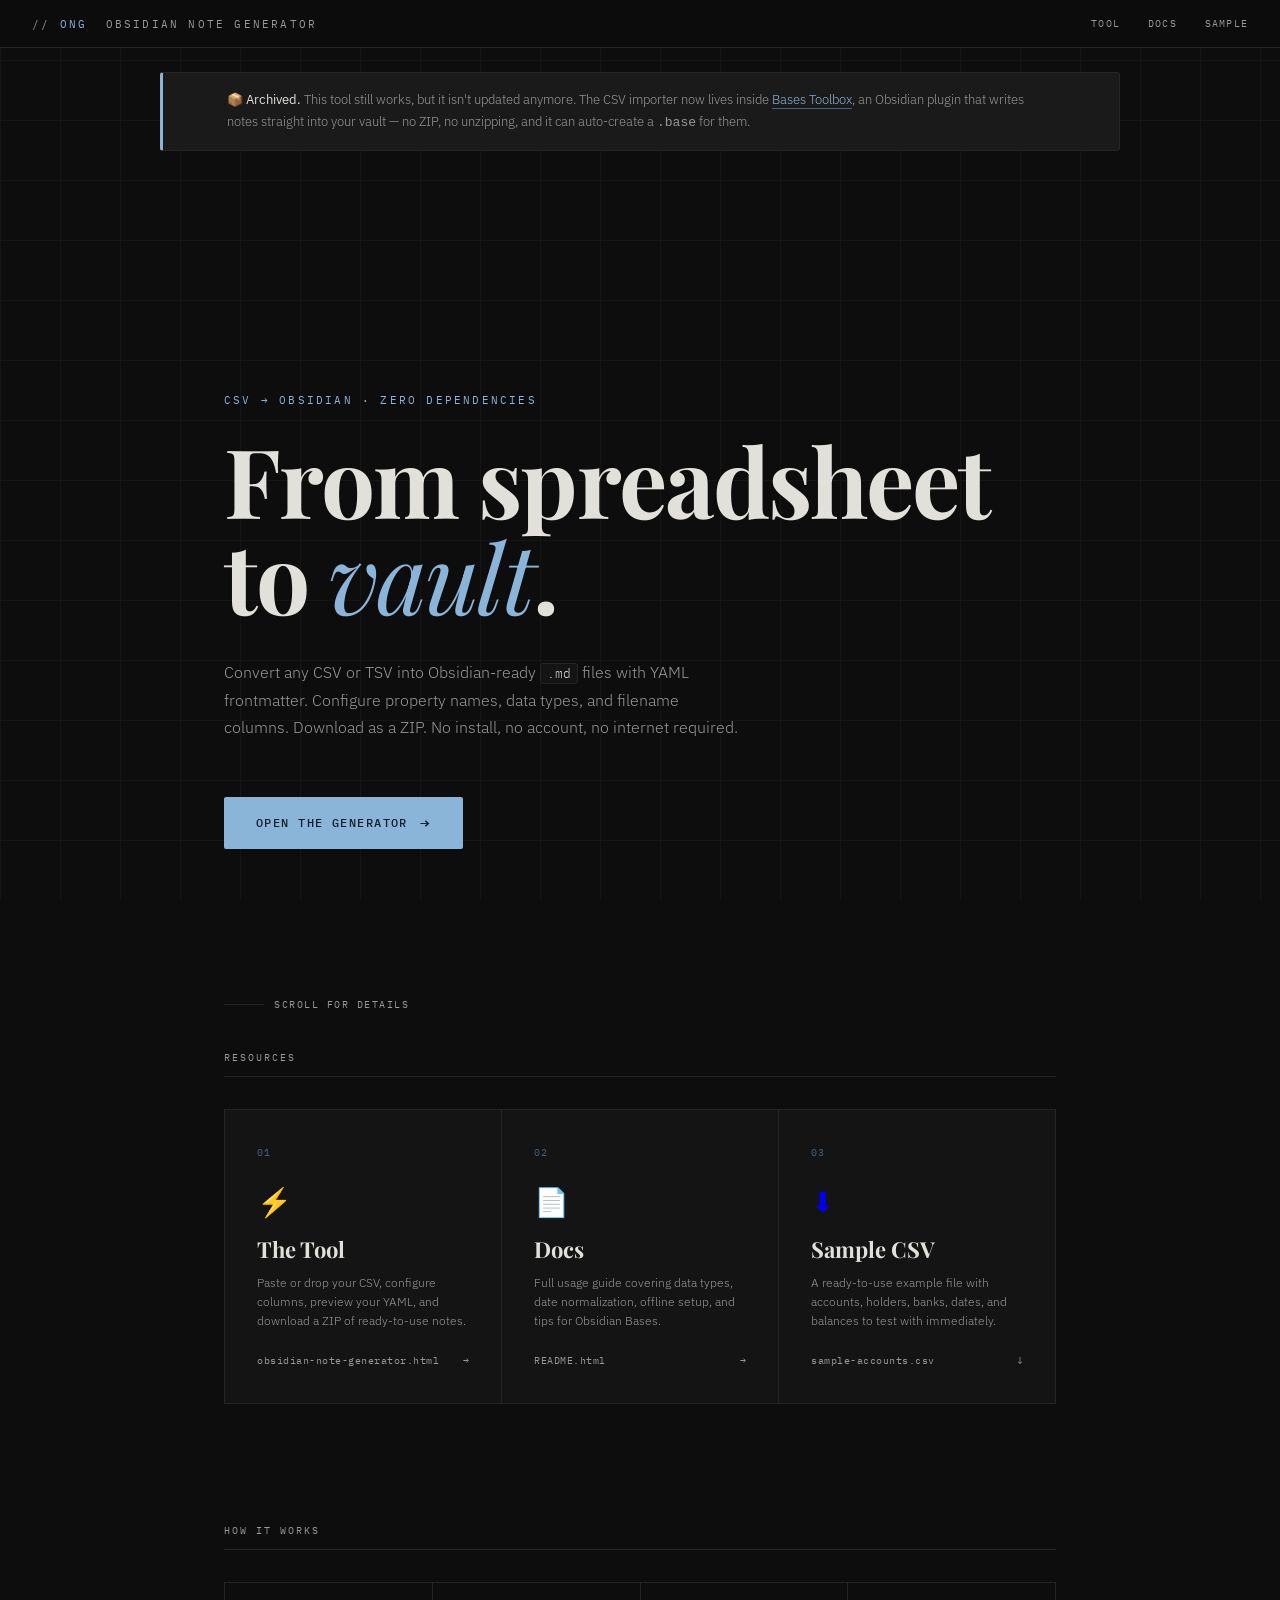
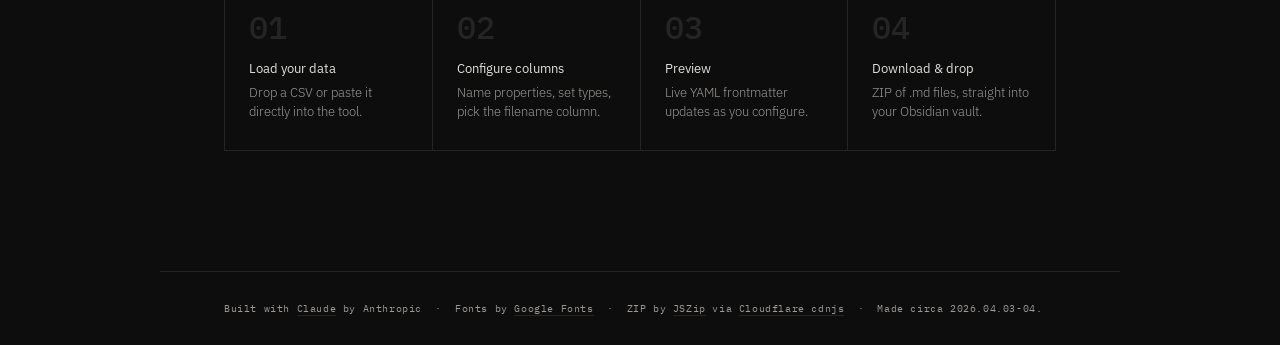
<file: index.html>
<!DOCTYPE html>
<html lang="en">
<head>
<meta charset="UTF-8">
<meta name="viewport" content="width=device-width, initial-scale=1.0">
<title>Obsidian Note Generator</title>
<style>
@import url('https://fonts.googleapis.com/css2?family=Playfair+Display:ital,wght@0,700;1,400&family=IBM+Plex+Mono:wght@400;500&family=IBM+Plex+Sans:wght@300;400&display=swap');

*, *::before, *::after { box-sizing: border-box; margin: 0; padding: 0; }

:root {
  --bg:       #0d0d0d;
  --paper:    #141414;
  --border:   #252525;
  --green:    #8ab4d8;
  --green-dim:#44607a;
  --text:     #e2e0db;
  --muted:    #6b6865;
  --serif:    'Playfair Display', Georgia, serif;
  --mono:     'IBM Plex Mono', monospace;
  --sans:     'IBM Plex Sans', sans-serif;
}

html { scroll-behavior: smooth; }

body {
  background: var(--bg);
  color: var(--text);
  font-family: var(--sans);
  min-height: 100vh;
  overflow-x: hidden;
}

/* ── Grid lines background ── */
body::before {
  content: '';
  position: fixed;
  inset: 0;
  background-image:
    linear-gradient(var(--border) 1px, transparent 1px),
    linear-gradient(90deg, var(--border) 1px, transparent 1px);
  background-size: 60px 60px;
  opacity: 0.4;
  pointer-events: none;
  z-index: 0;
}

/* ── Top bar ── */
.topbar {
  position: fixed;
  top: 0; left: 0; right: 0;
  height: 48px;
  background: rgba(13,13,13,0.92);
  border-bottom: 1px solid var(--border);
  backdrop-filter: blur(8px);
  display: flex;
  align-items: center;
  justify-content: space-between;
  padding: 0 32px;
  z-index: 100;
}

.topbar-brand {
  font-family: var(--mono);
  font-size: 11px;
  letter-spacing: 0.2em;
  text-transform: uppercase;
  color: var(--muted);
}

.topbar-brand span { color: var(--green); }

.topbar-links {
  display: flex;
  gap: 28px;
}

.topbar-links a {
  font-family: var(--mono);
  font-size: 10px;
  letter-spacing: 0.12em;
  text-transform: uppercase;
  color: var(--muted);
  text-decoration: none;
  transition: color 0.2s;
}

.topbar-links a:hover { color: var(--text); }

/* ── Hero ── */
.hero {
  position: relative;
  z-index: 1;
  min-height: 100vh;
  display: flex;
  flex-direction: column;
  justify-content: center;
  align-items: flex-start;
  padding: 120px 64px 80px;
  max-width: 960px;
  margin: 0 auto;
}

.hero-eyebrow {
  font-family: var(--mono);
  font-size: 11px;
  letter-spacing: 0.2em;
  text-transform: uppercase;
  color: var(--green);
  margin-bottom: 24px;
  opacity: 0;
  animation: fadeUp 0.6s ease forwards;
}

.hero-title {
  font-family: var(--serif);
  font-size: clamp(52px, 8vw, 96px);
  font-weight: 700;
  line-height: 1.0;
  letter-spacing: -0.02em;
  color: var(--text);
  margin-bottom: 8px;
  opacity: 0;
  animation: fadeUp 0.6s ease 0.1s forwards;
}

.hero-title em {
  font-style: italic;
  font-weight: 400;
  color: var(--green);
}

.hero-subtitle {
  font-family: var(--sans);
  font-size: 16px;
  font-weight: 300;
  color: var(--muted);
  line-height: 1.7;
  max-width: 520px;
  margin-top: 28px;
  margin-bottom: 56px;
  opacity: 0;
  animation: fadeUp 0.6s ease 0.2s forwards;
}

.hero-subtitle code {
  font-family: var(--mono);
  font-size: 13px;
  color: var(--text);
  background: var(--paper);
  border: 1px solid var(--border);
  border-radius: 3px;
  padding: 1px 6px;
}

/* ── CTA button ── */
.cta {
  display: inline-flex;
  align-items: center;
  gap: 12px;
  padding: 16px 32px;
  background: var(--green);
  color: #11202e;
  font-family: var(--mono);
  font-size: 12px;
  font-weight: 500;
  letter-spacing: 0.12em;
  text-transform: uppercase;
  text-decoration: none;
  border-radius: 2px;
  transition: all 0.2s;
  opacity: 0;
  animation: fadeUp 0.6s ease 0.3s forwards;
}

.cta:hover {
  background: #9cc3e2;
  transform: translateY(-2px);
  box-shadow: 0 8px 24px rgba(138,180,216,0.2);
}

.cta-arrow {
  font-size: 16px;
  transition: transform 0.2s;
}

.cta:hover .cta-arrow { transform: translateX(4px); }

/* ── Scroll indicator ── */
.scroll-hint {
  position: absolute;
  bottom: 40px;
  left: 64px;
  font-family: var(--mono);
  font-size: 10px;
  letter-spacing: 0.15em;
  text-transform: uppercase;
  color: var(--muted);
  display: flex;
  align-items: center;
  gap: 10px;
  opacity: 0;
  animation: fadeIn 1s ease 0.8s forwards;
}

.scroll-line {
  width: 40px;
  height: 1px;
  background: var(--border);
}

/* ── Links section ── */
.links-section {
  position: relative;
  z-index: 1;
  max-width: 960px;
  margin: 0 auto;
  padding: 0 64px 120px;
}

.section-label {
  font-family: var(--mono);
  font-size: 10px;
  letter-spacing: 0.2em;
  text-transform: uppercase;
  color: var(--muted);
  margin-bottom: 32px;
  padding-bottom: 12px;
  border-bottom: 1px solid var(--border);
}

.link-grid {
  display: grid;
  grid-template-columns: 1fr 1fr 1fr;
  gap: 1px;
  background: var(--border);
  border: 1px solid var(--border);
}

.link-card {
  background: var(--paper);
  padding: 36px 32px;
  text-decoration: none;
  display: flex;
  flex-direction: column;
  gap: 0;
  transition: background 0.2s;
  position: relative;
  overflow: hidden;
}

.link-card::after {
  content: '';
  position: absolute;
  bottom: 0; left: 0; right: 0;
  height: 2px;
  background: var(--green);
  transform: scaleX(0);
  transform-origin: left;
  transition: transform 0.3s ease;
}

.link-card:hover { background: #1a1a1a; }
.link-card:hover::after { transform: scaleX(1); }

.link-card-number {
  font-family: var(--mono);
  font-size: 10px;
  color: var(--green-dim);
  letter-spacing: 0.1em;
  margin-bottom: 24px;
  transition: color 0.2s;
}

.link-card:hover .link-card-number { color: var(--green); }

.link-card-icon {
  font-size: 28px;
  margin-bottom: 16px;
  display: block;
}

.link-card-title {
  font-family: var(--serif);
  font-size: 22px;
  font-weight: 700;
  color: var(--text);
  margin-bottom: 10px;
  line-height: 1.2;
}

.link-card-desc {
  font-family: var(--sans);
  font-size: 12px;
  font-weight: 300;
  color: var(--muted);
  line-height: 1.6;
  flex: 1;
  margin-bottom: 24px;
}

.link-card-filename {
  font-family: var(--mono);
  font-size: 10px;
  color: var(--muted);
  letter-spacing: 0.05em;
  margin-top: auto;
  display: flex;
  align-items: center;
  justify-content: space-between;
}

.link-card-filename span { transition: color 0.2s; }
.link-card:hover .link-card-filename span { color: var(--green); }

/* ── Steps ── */
.steps-section {
  position: relative;
  z-index: 1;
  max-width: 960px;
  margin: 0 auto;
  padding: 0 64px 120px;
}

.steps-grid {
  display: grid;
  grid-template-columns: repeat(4, 1fr);
  gap: 1px;
  background: var(--border);
  border: 1px solid var(--border);
}

.step {
  background: var(--bg);
  padding: 28px 24px;
}

.step-num {
  font-family: var(--mono);
  font-size: 32px;
  font-weight: 500;
  color: var(--border);
  line-height: 1;
  margin-bottom: 16px;
}

.step-text {
  font-family: var(--sans);
  font-size: 13px;
  font-weight: 300;
  color: var(--muted);
  line-height: 1.5;
}

.step-text strong {
  color: var(--text);
  font-weight: 400;
  display: block;
  margin-bottom: 4px;
}

/* ── Footer ── */
footer {
  position: relative;
  z-index: 1;
  border-top: 1px solid var(--border);
  padding: 28px 64px;
  max-width: 960px;
  margin: 0 auto;
  display: flex;
  align-items: center;
  justify-content: space-between;
}

.footer-credits {
  font-family: var(--mono);
  font-size: 10px;
  color: var(--muted);
  letter-spacing: 0.06em;
  line-height: 1.8;
}

.footer-credits a {
  color: var(--muted);
  text-decoration: none;
  border-bottom: 1px solid var(--border);
  transition: color 0.2s, border-color 0.2s;
}

.footer-credits a:hover {
  color: var(--green);
  border-color: var(--green);
}

/* ── Animations ── */
@keyframes fadeUp {
  from { opacity: 0; transform: translateY(16px); }
  to   { opacity: 1; transform: translateY(0); }
}

@keyframes fadeIn {
  from { opacity: 0; }
  to   { opacity: 1; }
}

/* Stagger link cards */
.link-card:nth-child(1) { animation: fadeUp 0.5s ease 0.1s both; }
.link-card:nth-child(2) { animation: fadeUp 0.5s ease 0.2s both; }
.link-card:nth-child(3) { animation: fadeUp 0.5s ease 0.3s both; }

.step:nth-child(1) { animation: fadeUp 0.5s ease 0.15s both; }
.step:nth-child(2) { animation: fadeUp 0.5s ease 0.25s both; }
.step:nth-child(3) { animation: fadeUp 0.5s ease 0.35s both; }
.step:nth-child(4) { animation: fadeUp 0.5s ease 0.45s both; }

/* ── Responsive ── */
@media (max-width: 700px) {
  .hero { padding: 100px 24px 60px; }
  .links-section, .steps-section { padding: 0 24px 80px; }
  footer { padding: 24px; flex-direction: column; gap: 12px; text-align: center; }
  .link-grid { grid-template-columns: 1fr; }
  .steps-grid { grid-template-columns: 1fr 1fr; }
  .topbar { padding: 0 20px; }
  .topbar-links { gap: 16px; }
  .scroll-hint { left: 24px; }
}
:root {
  --muted: #9b9895;
}

/* ── Archive banner ── */
.archive-banner {
  position: relative;
  z-index: 101;
  margin: 72px auto 0;
  max-width: 960px;
  /* horizontal padding matches .hero so the text lines up with the headline */
  padding: 16px 64px;
  background: #1a1a1a;
  border: 1px solid var(--border);
  border-left: 3px solid var(--green);
  border-radius: 3px;
  font-family: var(--sans);
  font-size: 13px;
  font-weight: 300;
  line-height: 1.7;
  color: var(--muted);
}

.archive-banner strong {
  color: var(--text);
  font-weight: 400;
}

.archive-banner a {
  color: var(--green);
  text-decoration: none;
  border-bottom: 1px solid var(--green-dim);
}

.archive-banner a:hover { border-color: var(--green); }

@media (max-width: 700px) {
  .archive-banner { margin: 64px auto 0; padding: 14px 24px; }
}
</style>
</head>
<body>

<!-- Top bar -->
<nav class="topbar">
  <div class="topbar-brand">// <span>ONG</span> &nbsp;Obsidian Note Generator</div>
  <div class="topbar-links">
    <a href="obsidian-note-generator.html">Tool</a>
    <a href="README.html">Docs</a>
    <a href="sample-accounts.csv" download>Sample</a>
  </div>
</nav>

<!-- Archive notice -->
<div class="archive-banner">
  <strong>📦 Archived.</strong> This tool still works, but it isn't updated anymore.
  The CSV importer now lives inside <a href="https://github.com/grub-basket/Bases-Toolbox">Bases Toolbox</a>,
  an Obsidian plugin that writes notes straight into your vault — no ZIP, no unzipping, and it can
  auto-create a <code>.base</code> for them.
</div>

<!-- Hero -->
<section class="hero">
  <div class="hero-eyebrow">CSV → Obsidian · Zero dependencies</div>
  <h1 class="hero-title">From spreadsheet<br>to <em>vault</em>.</h1>
  <p class="hero-subtitle">
    Convert any CSV or TSV into Obsidian-ready <code>.md</code> files with
    YAML frontmatter. Configure property names, data types, and filename columns.
    Download as a ZIP. No install, no account, no internet required.
  </p>
  <a href="obsidian-note-generator.html" class="cta">
    Open the Generator <span class="cta-arrow">→</span>
  </a>
  <div class="scroll-hint">
    <div class="scroll-line"></div>
    Scroll for details
  </div>
</section>

<!-- Links -->
<section class="links-section">
  <div class="section-label">Resources</div>
  <div class="link-grid">

    <a href="obsidian-note-generator.html" class="link-card">
      <div class="link-card-number">01</div>
      <span class="link-card-icon">⚡</span>
      <div class="link-card-title">The Tool</div>
      <div class="link-card-desc">
        Paste or drop your CSV, configure columns, preview your YAML, and download a ZIP of ready-to-use notes.
      </div>
      <div class="link-card-filename">
        <span>obsidian-note-generator.html</span>
        <span>→</span>
      </div>
    </a>

    <a href="README.html" class="link-card">
      <div class="link-card-number">02</div>
      <span class="link-card-icon">📄</span>
      <div class="link-card-title">Docs</div>
      <div class="link-card-desc">
        Full usage guide covering data types, date normalization, offline setup, and tips for Obsidian Bases.
      </div>
      <div class="link-card-filename">
        <span>README.html</span>
        <span>→</span>
      </div>
    </a>

    <a href="sample-accounts.csv" download class="link-card">
      <div class="link-card-number">03</div>
      <span class="link-card-icon">⬇</span>
      <div class="link-card-title">Sample CSV</div>
      <div class="link-card-desc">
        A ready-to-use example file with accounts, holders, banks, dates, and balances to test with immediately.
      </div>
      <div class="link-card-filename">
        <span>sample-accounts.csv</span>
        <span>↓</span>
      </div>
    </a>

  </div>
</section>

<!-- Steps -->
<section class="steps-section">
  <div class="section-label">How it works</div>
  <div class="steps-grid">
    <div class="step">
      <div class="step-num">01</div>
      <div class="step-text"><strong>Load your data</strong>Drop a CSV or paste it directly into the tool.</div>
    </div>
    <div class="step">
      <div class="step-num">02</div>
      <div class="step-text"><strong>Configure columns</strong>Name properties, set types, pick the filename column.</div>
    </div>
    <div class="step">
      <div class="step-num">03</div>
      <div class="step-text"><strong>Preview</strong>Live YAML frontmatter updates as you configure.</div>
    </div>
    <div class="step">
      <div class="step-num">04</div>
      <div class="step-text"><strong>Download &amp; drop</strong>ZIP of .md files, straight into your Obsidian vault.</div>
    </div>
  </div>
</section>

<!-- Footer -->
<footer>
  <div class="footer-credits">
    Built with <a href="https://claude.ai">Claude</a> by Anthropic
    &nbsp;·&nbsp;
    Fonts by <a href="https://fonts.google.com">Google Fonts</a>
    &nbsp;·&nbsp;
    ZIP by <a href="https://stuk.github.io/jszip/">JSZip</a> via <a href="https://cdnjs.com">Cloudflare cdnjs</a>
    &nbsp;·&nbsp;
    Made circa 2026.04.03-04.
  </div>
</footer>

</body>
</html>
</file>
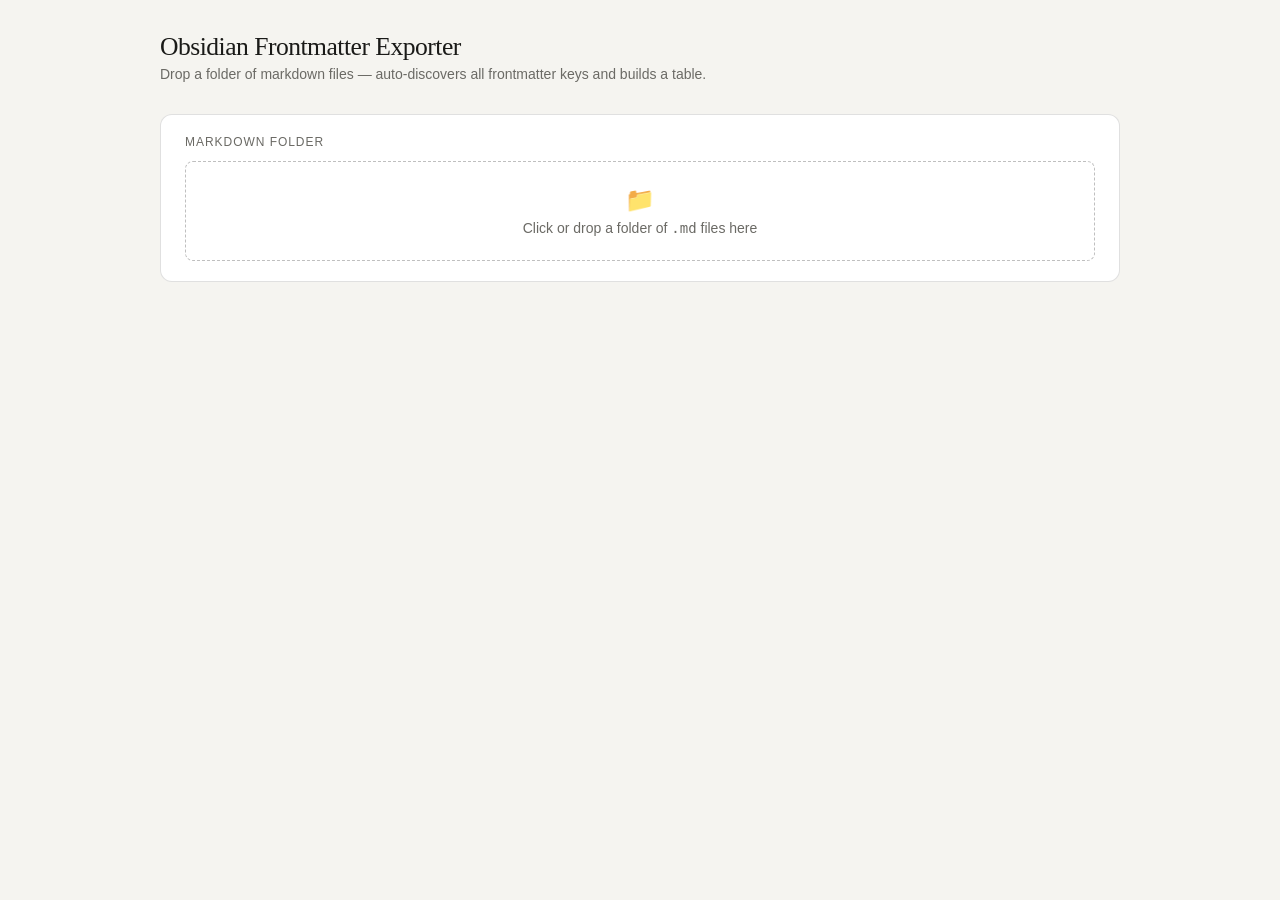
<file: External Exporter for Obsidian Base to CSV v2.html>
<!DOCTYPE html>
<html lang="en">
<head>
<meta charset="UTF-8">
<meta name="viewport" content="width=device-width, initial-scale=1.0">
<title>Obsidian Frontmatter Exporter</title>
<style>
  *, *::before, *::after { box-sizing: border-box; margin: 0; padding: 0; }
  :root {
    --bg: #f5f4f0; --surface: #ffffff;
    --border: rgba(0,0,0,0.12); --border-strong: rgba(0,0,0,0.25);
    --text: #1a1a18; --text-muted: #6b6a65;
    --accent: #185FA5; --accent-bg: #E6F1FB; --accent-text: #0C447C;
    --success: #3B6D11; --success-bg: #EAF3DE;
    --warn-bg: #FAEEDA; --warn-text: #633806;
    --radius: 8px; --radius-lg: 12px;
  }
  @media (prefers-color-scheme: dark) {
    :root {
      --bg: #1c1c1a; --surface: #252523;
      --border: rgba(255,255,255,0.1); --border-strong: rgba(255,255,255,0.2);
      --text: #e8e7e2; --text-muted: #9a9890;
      --accent: #378ADD; --accent-bg: #042C53; --accent-text: #85B7EB;
      --success: #97C459; --success-bg: #173404;
      --warn-bg: #412402; --warn-text: #FAC775;
    }
  }
  body { font-family: 'Georgia', serif; background: var(--bg); color: var(--text); min-height: 100vh; padding: 2rem 1rem; }
  .app { max-width: 960px; margin: 0 auto; }
  header { margin-bottom: 2rem; }
  header h1 { font-size: 1.6rem; font-weight: normal; letter-spacing: -0.02em; }
  header p { font-size: 0.875rem; color: var(--text-muted); margin-top: 0.25rem; font-family: sans-serif; }
  .card { background: var(--surface); border: 0.5px solid var(--border); border-radius: var(--radius-lg); padding: 1.25rem 1.5rem; margin-bottom: 1rem; }
  .card-title { font-size: 0.75rem; text-transform: uppercase; letter-spacing: 0.08em; color: var(--text-muted); font-family: sans-serif; margin-bottom: 0.75rem; }
  .drop-zone { border: 1.5px dashed var(--border-strong); border-radius: var(--radius); padding: 1.5rem; text-align: center; cursor: pointer; transition: background 0.15s, border-color 0.15s; font-family: sans-serif; font-size: 0.875rem; color: var(--text-muted); }
  .drop-zone:hover, .drop-zone.drag-over { background: var(--accent-bg); border-color: var(--accent); color: var(--accent-text); }
  .drop-zone input { display: none; }
  .drop-zone .icon { font-size: 1.5rem; margin-bottom: 0.4rem; display: block; }
  .status-badge { display: inline-flex; align-items: center; gap: 6px; font-size: 0.8rem; font-family: sans-serif; padding: 4px 10px; border-radius: 20px; margin-top: 0.6rem; }
  .status-badge.ok { background: var(--success-bg); color: var(--success); }
  .status-badge.warn { background: var(--warn-bg); color: var(--warn-text); }
  .status-badge.info { background: var(--accent-bg); color: var(--accent-text); }
  .actions { display: flex; gap: 8px; flex-wrap: wrap; margin-bottom: 0.75rem; }
  button { font-family: sans-serif; font-size: 0.85rem; padding: 8px 16px; border-radius: var(--radius); cursor: pointer; border: 0.5px solid var(--border-strong); background: var(--surface); color: var(--text); transition: background 0.12s, transform 0.08s; }
  button:hover { background: var(--bg); }
  button:active { transform: scale(0.98); }
  button.primary { background: var(--accent); color: #fff; border-color: var(--accent); }
  button.primary:hover { opacity: 0.88; }
  button:disabled { opacity: 0.4; cursor: not-allowed; }
  .table-wrap { overflow-x: auto; border-radius: var(--radius); border: 0.5px solid var(--border); max-height: 520px; overflow-y: auto; }
  table { width: 100%; border-collapse: collapse; font-family: sans-serif; font-size: 0.8rem; table-layout: fixed; }
  th { background: var(--bg); color: var(--text-muted); font-weight: 500; font-size: 0.72rem; text-transform: uppercase; letter-spacing: 0.06em; padding: 8px 10px; text-align: left; border-bottom: 0.5px solid var(--border-strong); position: sticky; top: 0; z-index: 1; white-space: nowrap; overflow: hidden; text-overflow: ellipsis; }
  td { padding: 6px 10px; border-bottom: 0.5px solid var(--border); color: var(--text); white-space: nowrap; overflow: hidden; text-overflow: ellipsis; max-width: 220px; }
  tr:last-child td { border-bottom: none; }
  tr:hover td { background: var(--accent-bg); }
  .row-count { font-size: 0.78rem; font-family: sans-serif; color: var(--text-muted); margin-bottom: 0.5rem; }
  .progress-bar-wrap { background: var(--border); border-radius: 4px; height: 4px; overflow: hidden; margin-top: 0.75rem; }
  .progress-bar { height: 100%; background: var(--accent); transition: width 0.1s; border-radius: 4px; }
  .toast { position: fixed; bottom: 1.5rem; right: 1.5rem; background: var(--text); color: var(--bg); font-family: sans-serif; font-size: 0.82rem; padding: 10px 16px; border-radius: var(--radius); opacity: 0; transform: translateY(8px); transition: opacity 0.2s, transform 0.2s; pointer-events: none; }
  .toast.show { opacity: 1; transform: translateY(0); }
</style>
</head>
<body>
<div class="app">
  <header>
    <h1>Obsidian Frontmatter Exporter</h1>
    <p>Drop a folder of markdown files — auto-discovers all frontmatter keys and builds a table.</p>
  </header>

  <div class="card">
    <div class="card-title">Markdown folder</div>
    <div class="drop-zone" id="folderZone">
      <span class="icon">📁</span>
      Click or drop a folder of <code>.md</code> files here
      <input type="file" id="folderInput" webkitdirectory multiple>
    </div>
    <div id="folderStatus"></div>
    <div id="progressWrap" style="display:none">
      <div class="progress-bar-wrap"><div class="progress-bar" id="progressBar" style="width:0%"></div></div>
    </div>
  </div>

  <div id="tableSection" style="display:none">
    <div class="actions">
      <button class="primary" id="copyBtn">Copy for Excel</button>
      <button id="csvBtn">Download CSV</button>
    </div>
    <div class="row-count" id="rowCount"></div>
    <div class="table-wrap">
      <div id="tableContainer"></div>
    </div>
  </div>
</div>

<div class="toast" id="toast"></div>

<script>
const state = { columns: [], rows: [] };

function showToast(msg) {
  const t = document.getElementById('toast');
  t.textContent = msg;
  t.classList.add('show');
  setTimeout(() => t.classList.remove('show'), 2200);
}

function unquote(s) {
  s = s.trim();
  if (s.length >= 2 && ((s[0] === '"' && s[s.length-1] === '"') || (s[0] === "'" && s[s.length-1] === "'")))
    return s.slice(1, -1);
  return s;
}

function parseFrontmatter(text) {
  const match = text.match(/^---\r?\n([\s\S]*?)\r?\n---/);
  if (!match) return {};
  const fm = {};
  const lines = match[1].split(/\r?\n/);
  let currentKey = null;
  let listItems = [];

  const flush = () => {
    if (currentKey !== null && listItems.length) {
      fm[currentKey] = listItems.join(', ');
      listItems = [];
      currentKey = null;
    }
  };

  for (const line of lines) {
    if (!line.trim()) continue;
    const indent = line.match(/^(\s*)/)[1].length;

    if (indent === 0) {
      flush();
      const m = line.match(/^([^:]+):\s*(.*)/);
      if (m) {
        currentKey = m[1].trim();
        const val = m[2].trim();
        if (val) { fm[currentKey] = unquote(val); currentKey = null; }
        // else: wait for list items or next key
      }
    } else if (line.trim().startsWith('- ') && currentKey !== null) {
      listItems.push(unquote(line.trim().slice(2)));
    }
  }
  flush();
  return fm;
}

async function handleFolder(files) {
  const mdFiles = Array.from(files).filter(f => f.name.endsWith('.md'));
  if (!mdFiles.length) {
    document.getElementById('folderStatus').innerHTML =
      `<div class="status-badge warn">⚠ No .md files found</div>`;
    return;
  }

  document.getElementById('folderStatus').innerHTML =
    `<div class="status-badge info">⟳ Reading ${mdFiles.length.toLocaleString()} files…</div>`;
  const progressWrap = document.getElementById('progressWrap');
  progressWrap.style.display = 'block';
  const progressBar = document.getElementById('progressBar');
  progressBar.style.width = '0%';

  const rows = [];
  const keyOrder = [];
  const keySet = new Set();
  let done = 0;
  const BATCH = 150;

  for (let i = 0; i < mdFiles.length; i += BATCH) {
    const batch = mdFiles.slice(i, i + BATCH);
    await Promise.all(batch.map(file => new Promise(resolve => {
      const reader = new FileReader();
      reader.onload = e => {
        const fm = parseFrontmatter(e.target.result);
        for (const k of Object.keys(fm)) {
          if (!keySet.has(k)) { keySet.add(k); keyOrder.push(k); }
        }
        rows.push({ name: file.name.replace(/\.md$/, ''), fm });
        done++;
        progressBar.style.width = Math.round((done / mdFiles.length) * 100) + '%';
        resolve();
      };
      reader.onerror = () => { rows.push({ name: file.name.replace(/\.md$/, ''), fm: {} }); done++; resolve(); };
      reader.readAsText(file);
    })));
  }

  state.columns = keyOrder;
  state.rows = rows;

  progressWrap.style.display = 'none';
  document.getElementById('folderStatus').innerHTML =
    `<div class="status-badge ok">✓ ${mdFiles.length.toLocaleString()} files — ${keyOrder.length} unique keys found</div>`;

  renderTable();
}

function renderTable() {
  const { columns, rows } = state;
  document.getElementById('tableSection').style.display = 'block';
  document.getElementById('rowCount').textContent =
    `${rows.length.toLocaleString()} rows × ${columns.length + 1} columns`;

  const colW = Math.max(100, Math.min(180, Math.floor(880 / (columns.length + 1))));

  let html = `<table><thead><tr><th style="width:${colW}px">file name</th>`;
  for (const k of columns) html += `<th style="width:${colW}px" title="${k}">${k}</th>`;
  html += `</tr></thead><tbody>`;

  const MAX = 2000;
  for (const row of rows.slice(0, MAX)) {
    html += `<tr><td title="${row.name}">${row.name}</td>`;
    for (const k of columns) {
      const v = row.fm[k] !== undefined ? String(row.fm[k]) : '';
      html += `<td title="${v.replace(/"/g,'&quot;')}">${v}</td>`;
    }
    html += `</tr>`;
  }
  if (rows.length > MAX) {
    html += `<tr><td colspan="${columns.length + 1}" style="text-align:center;color:var(--text-muted);font-style:italic;padding:10px">
      … ${(rows.length - MAX).toLocaleString()} more rows — export to see all</td></tr>`;
  }
  html += `</tbody></table>`;
  document.getElementById('tableContainer').innerHTML = html;
}

document.getElementById('copyBtn').addEventListener('click', () => {
  const { columns, rows } = state;
  if (!rows.length) return;
  const lines = [['file name', ...columns].join('\t')];
  for (const row of rows) {
    const cells = [row.name, ...columns.map(k => {
      const v = row.fm[k] !== undefined ? String(row.fm[k]) : '';
      return v.includes('\t') || v.includes('\n') ? `"${v.replace(/"/g,'""')}"` : v;
    })];
    lines.push(cells.join('\t'));
  }
  navigator.clipboard.writeText(lines.join('\n')).then(() => showToast('Copied — paste into Excel.'));
});

document.getElementById('csvBtn').addEventListener('click', () => {
  const { columns, rows } = state;
  if (!rows.length) return;
  const esc = v => { const s = String(v ?? ''); return (s.includes(',') || s.includes('"') || s.includes('\n')) ? `"${s.replace(/"/g,'""')}"` : s; };
  const lines = [['file name', ...columns].map(esc).join(',')];
  for (const row of rows) {
    lines.push([row.name, ...columns.map(k => row.fm[k] !== undefined ? String(row.fm[k]) : '')].map(esc).join(','));
  }
  const blob = new Blob([lines.join('\n')], { type: 'text/csv;charset=utf-8;' });
  const a = Object.assign(document.createElement('a'), { href: URL.createObjectURL(blob), download: 'obsidian-export.csv' });
  a.click();
  URL.revokeObjectURL(a.href);
  showToast('CSV downloaded.');
});

const zone = document.getElementById('folderZone');
const input = document.getElementById('folderInput');
zone.addEventListener('click', () => input.click());
input.addEventListener('change', () => handleFolder(input.files));
zone.addEventListener('dragover', e => { e.preventDefault(); zone.classList.add('drag-over'); });
zone.addEventListener('dragleave', () => zone.classList.remove('drag-over'));
zone.addEventListener('drop', e => { e.preventDefault(); zone.classList.remove('drag-over'); if (e.dataTransfer.files.length) handleFolder(e.dataTransfer.files); });
</script>
</body>
</html>
</file>
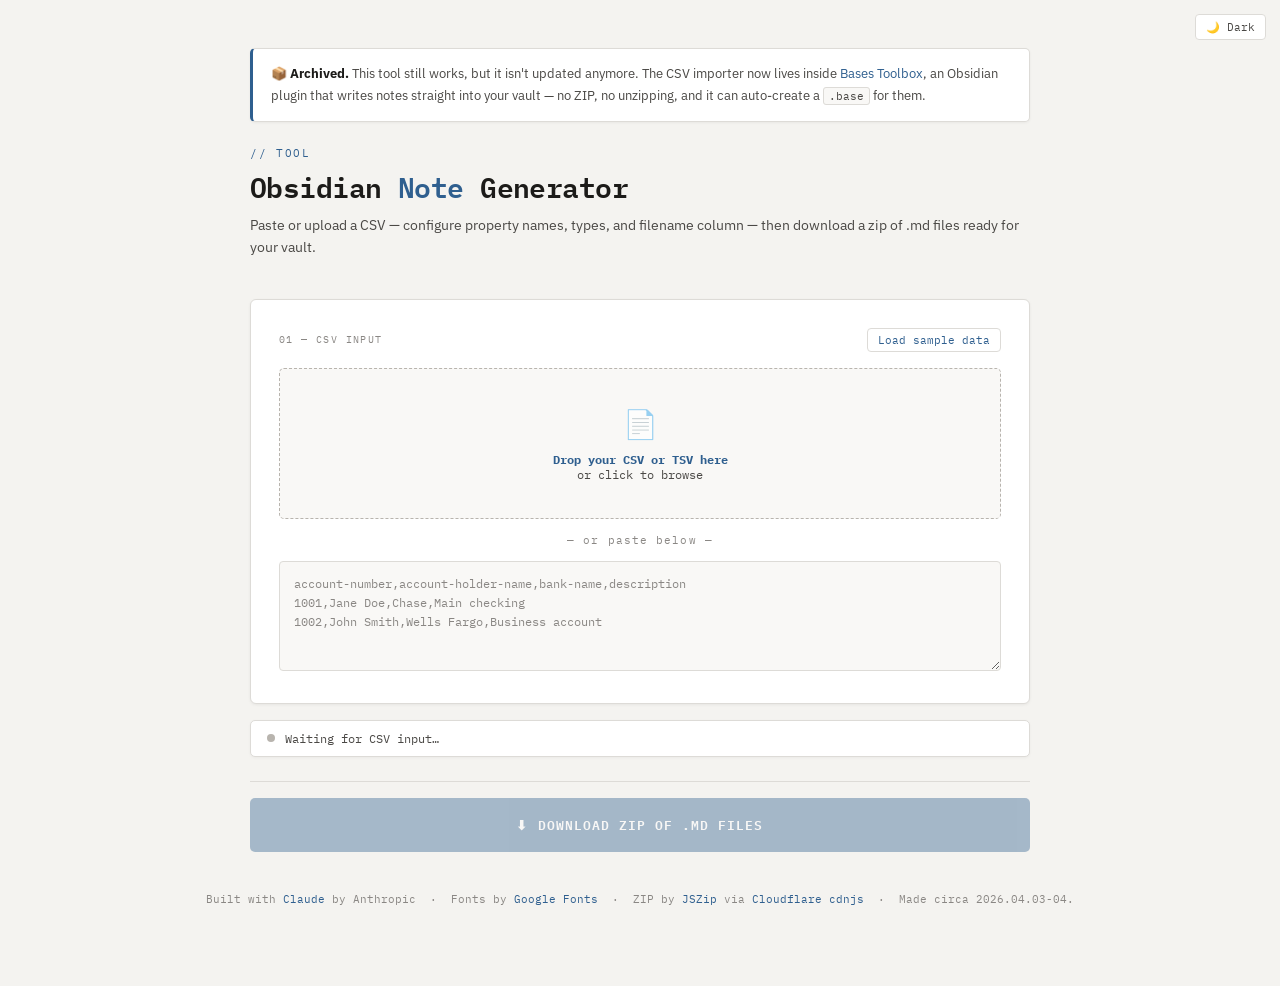
<file: obsidian-note-generator.html>
<!DOCTYPE html>
<html lang="en">
<head>
<meta charset="UTF-8">
<meta name="viewport" content="width=device-width, initial-scale=1.0">
<title>Obsidian Note Generator</title>
<script src="theme-switch.js" defer></script>
<script src="jszip.min.js" defer></script>
<script src="converter.js" defer></script>
<link rel="stylesheet" id="theme-stylesheet" href="styles-dark.css">
</head>
<body>
<button onclick="toggleTheme()" id="theme-toggle">🌙 Dark</button>
<div class="archive-banner">
  <strong>📦 Archived.</strong> This tool still works, but it isn't updated anymore.
  The CSV importer now lives inside <a href="https://github.com/grub-basket/Bases-Toolbox">Bases Toolbox</a>,
  an Obsidian plugin that writes notes straight into your vault — no ZIP, no unzipping, and it can
  auto-create a <code>.base</code> for them.
</div>

<header>
  <div class="label">// tool</div>
  <h1>Obsidian <span>Note</span> Generator</h1>
  <p class="subtitle">Paste or upload a CSV — configure property names, types, and filename column — then download a zip of .md files ready for your vault.</p>
</header>

<!-- Step 1 -->
<div class="card">
  <div class="card-head">
    <div class="card-title">01 — CSV Input</div>
    <button type="button" id="loadSample" class="ghost-btn">Load sample data</button>
  </div>
  <div class="dropzone" id="dropzone">
    <input type="file" id="fileInput" accept=".csv,.txt,.tsv">
    <div class="dropzone-icon">📄</div>
    <p><strong>Drop your CSV or TSV here</strong></p>
    <p>or click to browse</p>
  </div>
  <div class="or">— or paste below —</div>
  <textarea id="csvText" placeholder="account-number,account-holder-name,bank-name,description&#10;1001,Jane Doe,Chase,Main checking&#10;1002,John Smith,Wells Fargo,Business account"></textarea>
</div>

<!-- Step 2 -->
<div class="card" id="mappingCard" style="display:none">
  <div class="card-title">02 — Configure Columns</div>
  <p class="hint">Untick columns to leave them out of the export. Rename properties, set data types, and choose which column names each .md file.</p>
  <table class="col-table">
    <thead>
      <tr>
        <th class="check-col"><input type="checkbox" id="includeAll" checked title="Include or exclude all columns"></th>
        <th>Original Column</th>
        <th>Property Name</th>
        <th>Data Type</th>
        <th class="center">Filename ●</th>
      </tr>
    </thead>
    <tbody id="mappingBody"></tbody>
  </table>
  <label class="option-row">
    <input type="checkbox" id="omitEmpty">
    Omit empty values — leave a property out of a note when its cell is blank
  </label>
  <div class="legend">
    <div class="legend-item"><div class="legend-dot" style="background:var(--type-text)"></div>text</div>
    <div class="legend-item"><div class="legend-dot" style="background:var(--type-number)"></div>number</div>
    <div class="legend-item"><div class="legend-dot" style="background:var(--type-date)"></div>date</div>
    <div class="legend-item"><div class="legend-dot" style="background:var(--type-boolean)"></div>boolean</div>
    <div class="legend-item"><div class="legend-dot" style="background:var(--type-list)"></div>list</div>
    <div class="legend-item"><div class="legend-dot" style="background:var(--type-link)"></div>link</div>
  </div>
</div>

<!-- Step 3 -->
<div class="card" id="previewCard" style="display:none">
  <div class="card-head">
    <div class="card-title">03 — Preview</div>
    <div class="row-nav">
      <button type="button" id="prevRow" class="ghost-btn" title="Previous row">◀</button>
      <span id="rowIndicator">Row 1 of 1</span>
      <button type="button" id="nextRow" class="ghost-btn" title="Next row">▶</button>
    </div>
  </div>
  <div class="preview-box" id="preview"></div>
</div>

<!-- Status -->
<div class="status-bar">
  <div class="status-dot" id="statusDot"></div>
  <span id="statusText">Waiting for CSV input…</span>
</div>

<hr class="divider">

<button id="generate" disabled>⬇ Download ZIP of .md Files</button>

<p class="footer-credits">
  Built with <a href="https://claude.ai">Claude</a> by Anthropic
  &nbsp;·&nbsp;
  Fonts by <a href="https://fonts.google.com">Google Fonts</a>
  &nbsp;·&nbsp;
  ZIP by <a href="https://stuk.github.io/jszip/">JSZip</a> via <a href="https://cdnjs.com">Cloudflare cdnjs</a>
  &nbsp;·&nbsp;
  Made circa 2026.04.03-04.
</p>

</body>
</html>
</file>
<file: styles-dark.css>
@import url('https://fonts.googleapis.com/css2?family=IBM+Plex+Mono:wght@400;500;600&family=IBM+Plex+Sans:wght@300;400;500&display=swap');

:root {
  color-scheme: dark;
  --bg: #161616;
  --surface: #1e1e1e;
  --surface-2: #191919;
  --border: #333333;
  --border-strong: #4a4a4a;
  --accent: #8ab4d8;
  --accent-dim: #44607a;
  --accent-bg: rgba(138, 180, 216, 0.08);
  --btn-bg: #33608c;
  --btn-bg-hover: #3d70a3;
  --text: #dcdcdc;
  --text-mid: #b0b0b0;
  --text-dim: #8a8a8a;
  --mono: 'IBM Plex Mono', monospace;
  --sans: 'IBM Plex Sans', sans-serif;

  /* syntax colors — muted, readable on dark */
  --syn-key:   #8ab4d8;   /* property key — soft blue */
  --syn-text:  #a3be8c;   /* text value — soft green */
  --syn-number:#d0a35f;   /* number — soft amber */
  --syn-date:  #c78a9b;   /* date — soft rose */
  --syn-bool:  #a99bd0;   /* boolean — soft violet */
  --syn-list:  #7fb8b8;   /* list — soft teal */
  --syn-link:  #8ab4d8;   /* link — soft blue */
  --syn-fence: #666666;
  --syn-hint:  #5a5a5a;

  /* type indicator colors (legend dots + select borders) */
  --type-text:    #8ab4d8;
  --type-number:  #d0a35f;
  --type-date:    #c78a9b;
  --type-boolean: #a99bd0;
  --type-list:    #7fb8b8;
  --type-link:    #a3be8c;
}

* { box-sizing: border-box; margin: 0; padding: 0; }

body {
  background: var(--bg);
  color: var(--text);
  font-family: var(--sans);
  min-height: 100vh;
  display: flex;
  flex-direction: column;
  align-items: center;
  padding: 48px 24px 80px;
}

#theme-toggle {
  position: fixed;
  top: 14px;
  right: 14px;
  font-family: var(--mono);
  font-size: 11px;
  background: var(--surface);
  color: var(--text-mid);
  border: 1px solid var(--border);
  border-radius: 4px;
  padding: 5px 10px;
  cursor: pointer;
  z-index: 10;
}

#theme-toggle:hover { color: var(--text); border-color: var(--border-strong); }

header {
  width: 100%;
  max-width: 780px;
  margin-bottom: 48px;
}

.label {
  font-family: var(--mono);
  font-size: 11px;
  letter-spacing: 0.15em;
  color: var(--accent);
  text-transform: uppercase;
  margin-bottom: 12px;
}

h1 {
  font-family: var(--mono);
  font-size: 28px;
  font-weight: 600;
  letter-spacing: -0.02em;
  line-height: 1.2;
  color: var(--text);
}

h1 span { color: var(--accent); }

.subtitle {
  margin-top: 10px;
  font-size: 14px;
  color: var(--text-mid);
  font-weight: 300;
  line-height: 1.6;
}

.card {
  background: var(--surface);
  border: 1px solid var(--border);
  border-radius: 4px;
  padding: 28px;
  width: 100%;
  max-width: 780px;
  margin-bottom: 20px;
}

.card-head {
  display: flex;
  align-items: center;
  justify-content: space-between;
  margin-bottom: 16px;
}

.card-head .card-title { margin-bottom: 0; }

.card-title {
  font-family: var(--mono);
  font-size: 11px;
  letter-spacing: 0.12em;
  text-transform: uppercase;
  color: var(--text-dim);
  margin-bottom: 16px;
}

.ghost-btn {
  font-family: var(--mono);
  font-size: 11px;
  background: none;
  color: var(--accent);
  border: 1px solid var(--border);
  border-radius: 3px;
  padding: 4px 10px;
  cursor: pointer;
  transition: border-color 0.15s, color 0.15s;
}

.ghost-btn:hover:not(:disabled) { border-color: var(--accent-dim); }
.ghost-btn:disabled { opacity: 0.35; cursor: not-allowed; }

.row-nav {
  display: flex;
  align-items: center;
  gap: 10px;
}

.row-nav span {
  font-family: var(--mono);
  font-size: 11px;
  color: var(--text-dim);
  min-width: 90px;
  text-align: center;
}

.dropzone {
  border: 1px dashed var(--border-strong);
  border-radius: 3px;
  padding: 40px;
  text-align: center;
  cursor: pointer;
  transition: all 0.2s;
  position: relative;
}

.dropzone:hover, .dropzone.drag-over {
  border-color: var(--accent);
  background: var(--accent-bg);
}

.dropzone input[type="file"] {
  position: absolute;
  inset: 0;
  opacity: 0;
  cursor: pointer;
  width: 100%;
  height: 100%;
}

.dropzone-icon { font-size: 32px; margin-bottom: 12px; opacity: 0.6; }

.dropzone p {
  font-family: var(--mono);
  font-size: 13px;
  color: var(--text-dim);
}

.dropzone p strong { color: var(--accent); }

.or {
  text-align: center;
  font-family: var(--mono);
  font-size: 11px;
  color: var(--text-dim);
  margin: 16px 0;
  letter-spacing: 0.1em;
}

textarea {
  width: 100%;
  background: var(--surface-2);
  border: 1px solid var(--border);
  border-radius: 3px;
  color: var(--text);
  font-family: var(--mono);
  font-size: 12px;
  padding: 14px;
  resize: vertical;
  min-height: 120px;
  line-height: 1.6;
  outline: none;
  transition: border-color 0.2s;
}

textarea:focus { border-color: var(--accent-dim); }
textarea::placeholder { color: #555; }

/* Column table */
.col-table {
  width: 100%;
  border-collapse: collapse;
}

.col-table th {
  font-family: var(--mono);
  font-size: 10px;
  letter-spacing: 0.1em;
  text-transform: uppercase;
  color: var(--text-dim);
  text-align: left;
  padding: 0 0 10px 0;
  border-bottom: 1px solid var(--border);
}

.col-table th:not(:first-child) { padding-left: 12px; }
.col-table th.center { text-align: center; }

.col-table td {
  padding: 8px 0;
  border-bottom: 1px solid var(--surface-2);
  vertical-align: middle;
}

.col-table td:not(:first-child) { padding-left: 12px; }
.col-table tr:last-child td { border-bottom: none; }

/* Highlight the entire row whose radio is checked */
.col-table tr:has(input[type="radio"]:checked) td {
  background: var(--accent-bg);
}

/* Fade rows that are excluded from the export */
.col-table tbody tr:has(.include-check:not(:checked)) .col-original,
.col-table tbody tr:has(.include-check:not(:checked)) .col-sample,
.col-table tbody tr:has(.include-check:not(:checked)) input[type="text"],
.col-table tbody tr:has(.include-check:not(:checked)) select {
  opacity: 0.4;
}

.col-original {
  font-family: var(--mono);
  font-size: 11px;
  color: var(--text);
  white-space: nowrap;
  max-width: 140px;
  overflow: hidden;
  text-overflow: ellipsis;
}

.col-sample {
  font-family: var(--mono);
  font-size: 10px;
  color: var(--text-dim);
  white-space: nowrap;
  max-width: 140px;
  overflow: hidden;
  text-overflow: ellipsis;
  margin-top: 2px;
}

select, input[type="text"] {
  background: var(--surface-2);
  border: 1px solid var(--border);
  border-radius: 3px;
  color: var(--text);
  font-family: var(--mono);
  font-size: 12px;
  padding: 6px 10px;
  outline: none;
  width: 100%;
  transition: border-color 0.2s;
  appearance: none;
}

select:focus, input[type="text"]:focus { border-color: var(--accent-dim); }
select option { background: var(--surface); }

/* Type accent borders */
select.type-text    { border-left: 2px solid var(--type-text); }
select.type-number  { border-left: 2px solid var(--type-number); }
select.type-date    { border-left: 2px solid var(--type-date); }
select.type-boolean { border-left: 2px solid var(--type-boolean); }
select.type-list    { border-left: 2px solid var(--type-list); }
select.type-link    { border-left: 2px solid var(--type-link); }

/* Include checkbox */
.check-col { text-align: center; width: 28px; }

.check-col input[type="checkbox"] {
  appearance: none;
  width: 15px;
  height: 15px;
  border: 1px solid var(--border-strong);
  border-radius: 3px;
  background: var(--surface-2);
  cursor: pointer;
  display: inline-block;
  vertical-align: middle;
  position: relative;
  transition: all 0.15s;
}

.check-col input[type="checkbox"]:checked {
  border-color: var(--accent);
  background: var(--accent);
}

.check-col input[type="checkbox"]:checked::after {
  content: '';
  position: absolute;
  left: 4px;
  top: 1px;
  width: 4px;
  height: 8px;
  border: solid var(--bg);
  border-width: 0 2px 2px 0;
  transform: rotate(45deg);
}

.check-col input[type="checkbox"]:indeterminate {
  border-color: var(--accent);
  background: var(--accent-dim);
}

/* Filename radio */
.radio-col { text-align: center; }

.radio-col input[type="radio"] {
  appearance: none;
  width: 16px;
  height: 16px;
  border: 1px solid var(--border-strong);
  border-radius: 50%;
  background: var(--surface-2);
  cursor: pointer;
  display: inline-block;
  vertical-align: middle;
  transition: all 0.2s;
}

.radio-col input[type="radio"]:checked {
  border-color: var(--accent);
  background: var(--accent);
  box-shadow: inset 0 0 0 3px var(--surface);
}

/* Option row */
.option-row {
  display: flex;
  align-items: center;
  gap: 8px;
  margin-top: 16px;
  font-family: var(--mono);
  font-size: 11px;
  color: var(--text-mid);
  cursor: pointer;
}

.option-row input[type="checkbox"] { accent-color: var(--accent); cursor: pointer; }

/* Preview */
.preview-box {
  background: var(--surface-2);
  border: 1px solid var(--border);
  border-radius: 3px;
  padding: 14px;
  font-family: var(--mono);
  font-size: 12px;
  line-height: 1.8;
  color: var(--text-mid);
  white-space: pre;
  overflow-x: auto;
}

.preview-box .prop-key      { color: var(--syn-key); }
.preview-box .type-text     { color: var(--syn-text); }
.preview-box .type-number   { color: var(--syn-number); }
.preview-box .type-date     { color: var(--syn-date); }
.preview-box .type-boolean  { color: var(--syn-bool); }
.preview-box .type-list     { color: var(--syn-list); }
.preview-box .type-link     { color: var(--syn-link); }
.preview-box .yaml-fence    { color: var(--syn-fence); }
.preview-box .filename-hint { color: var(--syn-hint); font-style: italic; }

/* Status */
.status-bar {
  display: flex;
  align-items: center;
  gap: 10px;
  padding: 10px 14px;
  background: var(--surface-2);
  border: 1px solid var(--border);
  border-radius: 3px;
  font-family: var(--mono);
  font-size: 12px;
  color: var(--text-dim);
  margin-bottom: 20px;
  width: 100%;
  max-width: 780px;
}

.status-dot {
  width: 7px;
  height: 7px;
  border-radius: 50%;
  background: var(--text-dim);
  flex-shrink: 0;
}

.status-dot.ready { background: #7fae7f; }
.status-dot.error { background: #c97a7a; }

button#generate {
  width: 100%;
  max-width: 780px;
  padding: 16px;
  background: var(--btn-bg);
  color: #ffffff;
  border: none;
  border-radius: 3px;
  font-family: var(--mono);
  font-size: 14px;
  font-weight: 600;
  letter-spacing: 0.08em;
  cursor: pointer;
  transition: all 0.15s;
  text-transform: uppercase;
}

button#generate:hover:not(:disabled) {
  background: var(--btn-bg-hover);
}

button#generate:disabled {
  opacity: 0.35;
  cursor: not-allowed;
}

.divider {
  width: 100%;
  max-width: 780px;
  border: none;
  border-top: 1px solid var(--border);
  margin: 8px 0 20px;
}

.hint {
  font-size: 11px;
  color: var(--text-dim);
  font-family: var(--mono);
  margin-bottom: 14px;
  line-height: 1.6;
}

/* Legend */
.legend {
  display: flex;
  flex-wrap: wrap;
  gap: 12px;
  margin-top: 16px;
  padding-top: 14px;
  border-top: 1px solid var(--border);
}

.legend-item {
  display: flex;
  align-items: center;
  gap: 6px;
  font-family: var(--mono);
  font-size: 10px;
  color: var(--text-dim);
}

.legend-dot {
  width: 8px;
  height: 8px;
  border-radius: 2px;
  flex-shrink: 0;
}

/* Footer */
.footer-credits {
  text-align: center;
  font-family: var(--mono);
  font-size: 11px;
  color: var(--text-dim);
  margin-top: 40px;
}

.footer-credits a { color: var(--accent); text-decoration: none; }
.footer-credits a:hover { text-decoration: underline; }

/* Archive banner */
.archive-banner {
  width: 100%;
  max-width: 780px;
  margin-bottom: 28px;
  padding: 14px 18px;
  background: var(--surface);
  border: 1px solid var(--border);
  border-left: 3px solid var(--accent);
  border-radius: 4px;
  font-size: 13px;
  line-height: 1.7;
  color: var(--text-mid);
}

.archive-banner strong { color: var(--text); }

.archive-banner code {
  font-family: var(--mono);
  font-size: 11px;
  background: var(--surface-2);
  border: 1px solid var(--border);
  border-radius: 3px;
  padding: 1px 5px;
}

.archive-banner a { color: var(--accent); text-decoration: none; }
.archive-banner a:hover { text-decoration: underline; }
</file>
